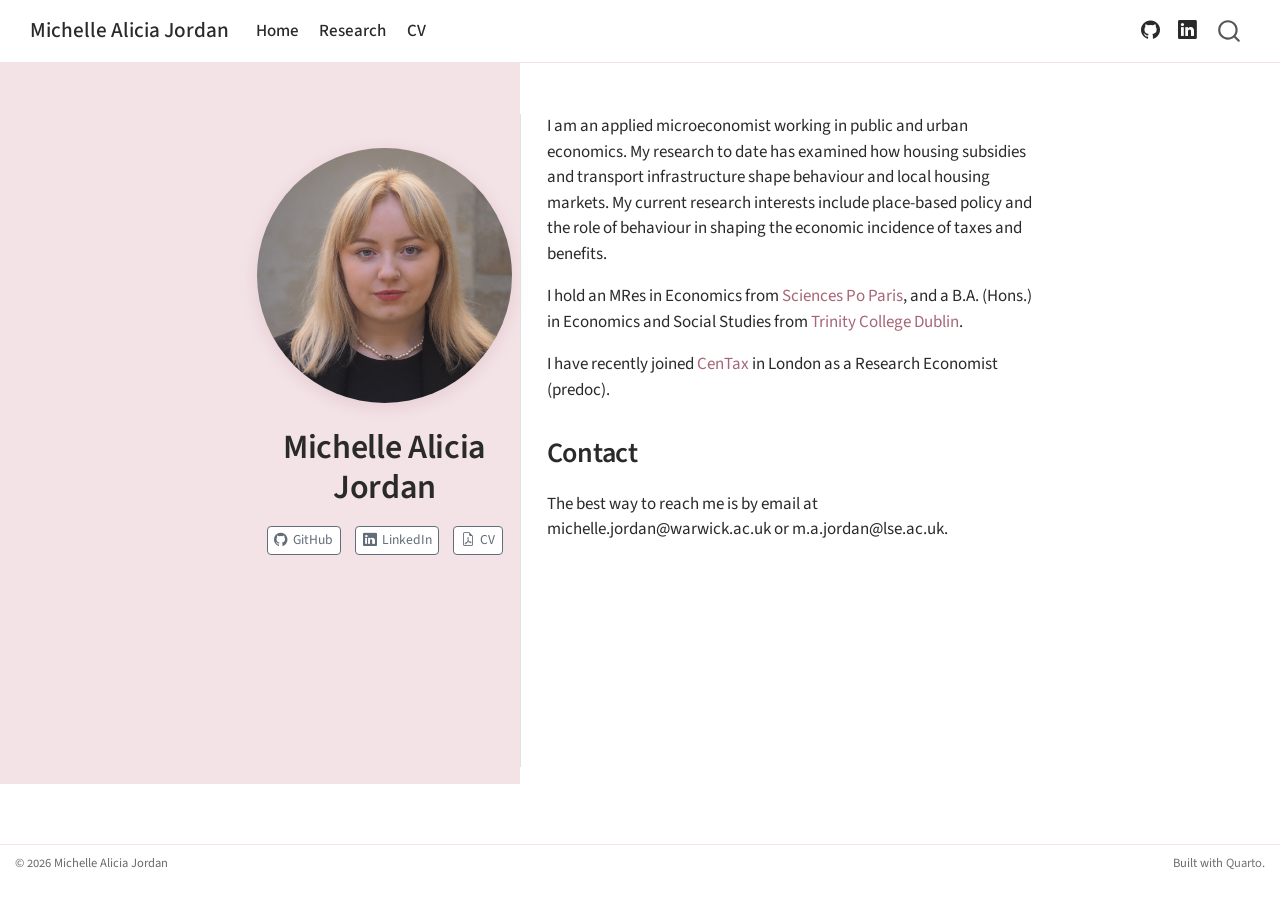
<file: docs/index.html>
<!DOCTYPE html>
<html xmlns="http://www.w3.org/1999/xhtml" lang="en" xml:lang="en"><head>

<meta charset="utf-8">
<meta name="generator" content="quarto-1.9.37">

<meta name="viewport" content="width=device-width, initial-scale=1.0, user-scalable=yes">

<meta name="description" content="Personal website of Michelle Alicia Jordan, applied microeconomist.">

<title>Michelle Alicia Jordan</title>
<style>
/* Default styles provided by pandoc.
** See https://pandoc.org/MANUAL.html#variables-for-html for config info.
*/
code{white-space: pre-wrap;}
span.smallcaps{font-variant: small-caps;}
div.columns{display: flex; gap: min(4vw, 1.5em);}
div.column{flex: auto; overflow-x: auto;}
div.hanging-indent{margin-left: 1.5em; text-indent: -1.5em;}
ul.task-list{list-style: none;}
ul.task-list li input[type="checkbox"] {
  width: 0.8em;
  margin: 0 0.8em 0.2em -1em; /* quarto-specific, see https://github.com/quarto-dev/quarto-cli/issues/4556 */ 
  vertical-align: middle;
}
</style>


<script src="site_libs/quarto-nav/quarto-nav.js"></script>
<script src="site_libs/quarto-nav/headroom.min.js"></script>
<script src="site_libs/clipboard/clipboard.min.js"></script>
<script src="site_libs/quarto-search/autocomplete.umd.js"></script>
<script src="site_libs/quarto-search/fuse.min.js"></script>
<script src="site_libs/quarto-search/quarto-search.js"></script>
<meta name="quarto:offset" content="./">
<link href="./favicon.svg" rel="icon" type="image/svg+xml">
<script src="site_libs/quarto-html/quarto.js" type="module"></script>
<script src="site_libs/quarto-html/tabsets/tabsets.js" type="module"></script>
<script src="site_libs/quarto-html/popper.min.js"></script>
<script src="site_libs/quarto-html/tippy.umd.min.js"></script>
<link href="site_libs/quarto-html/tippy.css" rel="stylesheet">
<link href="site_libs/quarto-html/quarto-syntax-highlighting-7f8f88aac4f3542376d5c11b86a4c14d.css" rel="stylesheet" id="quarto-text-highlighting-styles">
<script src="site_libs/bootstrap/bootstrap.min.js"></script>
<link href="site_libs/bootstrap/bootstrap-icons.css" rel="stylesheet">
<link href="site_libs/bootstrap/bootstrap-158031087360bce0ff56dc785ce39e06.min.css" rel="stylesheet" append-hash="true" id="quarto-bootstrap" data-mode="light">
<script id="quarto-search-options" type="application/json">{
  "location": "navbar",
  "copy-button": false,
  "collapse-after": 3,
  "panel-placement": "end",
  "type": "overlay",
  "limit": 50,
  "keyboard-shortcut": [
    "f",
    "/",
    "s"
  ],
  "show-item-context": false,
  "language": {
    "search-no-results-text": "No results",
    "search-matching-documents-text": "matching documents",
    "search-copy-link-title": "Copy link to search",
    "search-hide-matches-text": "Hide additional matches",
    "search-more-match-text": "more match in this document",
    "search-more-matches-text": "more matches in this document",
    "search-clear-button-title": "Clear",
    "search-text-placeholder": "",
    "search-detached-cancel-button-title": "Cancel",
    "search-submit-button-title": "Submit",
    "search-label": "Search"
  }
}</script>
<link rel="icon" type="image/svg+xml" href="./favicon.svg">
<link rel="icon" type="image/png" sizes="72x72" href="./favicon.png">
<link rel="shortcut icon" href="./favicon.png">
<link rel="apple-touch-icon" href="./favicon.png">


<link rel="stylesheet" href="styles.css">
</head>

<body class="nav-fixed fullcontent quarto-light">

<div id="quarto-search-results"></div>
  <header id="quarto-header" class="headroom fixed-top">
    <nav class="navbar navbar-expand-lg " data-bs-theme="dark">
      <div class="navbar-container container-fluid">
      <div class="navbar-brand-container mx-auto">
    <a class="navbar-brand" href="./index.html">
    <span class="navbar-title">Michelle Alicia Jordan</span>
    </a>
  </div>
            <div id="quarto-search" class="" title="Search"></div>
          <button class="navbar-toggler" type="button" data-bs-toggle="collapse" data-bs-target="#navbarCollapse" aria-controls="navbarCollapse" role="menu" aria-expanded="false" aria-label="Toggle navigation" onclick="if (window.quartoToggleHeadroom) { window.quartoToggleHeadroom(); }">
  <span class="navbar-toggler-icon"></span>
</button>
          <div class="collapse navbar-collapse" id="navbarCollapse">
            <ul class="navbar-nav navbar-nav-scroll me-auto">
  <li class="nav-item">
    <a class="nav-link active" href="./index.html" aria-current="page"> 
<span class="menu-text">Home</span></a>
  </li>  
  <li class="nav-item">
    <a class="nav-link" href="./research.html"> 
<span class="menu-text">Research</span></a>
  </li>  
  <li class="nav-item">
    <a class="nav-link" href="./cv.html"> 
<span class="menu-text">CV</span></a>
  </li>  
</ul>
            <ul class="navbar-nav navbar-nav-scroll ms-auto">
  <li class="nav-item compact">
    <a class="nav-link" href="https://github.com/michellejord"> <i class="bi bi-github" role="img" aria-label="GitHub">
</i> 
<span class="menu-text"></span></a>
  </li>  
  <li class="nav-item compact">
    <a class="nav-link" href="https://www.linkedin.com/in/michellealiciajordan"> <i class="bi bi-linkedin" role="img" aria-label="LinkedIn">
</i> 
<span class="menu-text"></span></a>
  </li>  
</ul>
          </div> <!-- /navcollapse -->
            <div class="quarto-navbar-tools">
</div>
      </div> <!-- /container-fluid -->
    </nav>
</header>
<!-- content -->
<div id="quarto-content" class="quarto-container page-columns page-rows-contents page-layout-article page-navbar">
<!-- sidebar -->
<!-- margin-sidebar -->
    
<!-- main -->
<div class="quarto-about-trestles">
  <div class="about-entity">
    <img src="profile.jpg" class="about-image
  round " style="height: 15em; width: 15em;">
<header id="title-block-header" class="quarto-title-block default">
<div class="quarto-title">
<h1 class="title">Michelle Alicia Jordan</h1>
</div>
<div class="quarto-title-meta">
  </div>
</header>
    <div class="about-links">
  <a href="https://github.com/michellejord" class="about-link" rel="" target="">
    <i class="bi bi-github"></i>
     <span class="about-link-text">GitHub</span>
  </a>
  <a href="https://www.linkedin.com/in/michellealiciajordan" class="about-link" rel="" target="">
    <i class="bi bi-linkedin"></i>
     <span class="about-link-text">LinkedIn</span>
  </a>
  <a href="/files/Jordan_CV.pdf" class="about-link" rel="" target="">
    <i class="bi bi-file-earmark-pdf"></i>
     <span class="about-link-text">CV</span>
  </a>
</div>
  </div>
  <div class="about-contents"><main class="content" id="quarto-document-content">
<p>I am an applied microeconomist working in public and urban economics. My research to date has examined how housing subsidies and transport infrastructure shape behaviour and local housing markets. My current research interests include place-based policy and the role of behaviour in shaping the economic incidence of taxes and benefits.</p>
<p>I hold an MRes in Economics from <a href="https://www.sciencespo.fr/ecole-recherche/en.html">Sciences Po Paris</a>, and a B.A. (Hons.) in Economics and Social Studies from <a href="https://www.tcd.ie/">Trinity College Dublin</a>.</p>
<p>I have recently joined <a href="https://centax.org.uk/">CenTax</a> in London as a Research Economist (predoc).</p>
<section id="contact" class="level2">
<h2 data-anchor-id="contact">Contact</h2>
<p>The best way to reach me is by email at michelle.jordan@warwick.ac.uk or m.a.jordan@lse.ac.uk.</p>


</section>
</main></div>
</div>
 <!-- /main -->
<script id="quarto-html-after-body" type="application/javascript">
  window.document.addEventListener("DOMContentLoaded", function (event) {
    const isCodeAnnotation = (el) => {
      for (const clz of el.classList) {
        if (clz.startsWith('code-annotation-')) {                     
          return true;
        }
      }
      return false;
    }
    const onCopySuccess = function(e) {
      // button target
      const button = e.trigger;
      // don't keep focus
      button.blur();
      // flash "checked"
      button.classList.add('code-copy-button-checked');
      var currentTitle = button.getAttribute("title");
      button.setAttribute("title", "Copied!");
      let tooltip;
      if (window.bootstrap) {
        button.setAttribute("data-bs-toggle", "tooltip");
        button.setAttribute("data-bs-placement", "left");
        button.setAttribute("data-bs-title", "Copied!");
        tooltip = new bootstrap.Tooltip(button, 
          { trigger: "manual", 
            customClass: "code-copy-button-tooltip",
            offset: [0, -8]});
        tooltip.show();    
      }
      setTimeout(function() {
        if (tooltip) {
          tooltip.hide();
          button.removeAttribute("data-bs-title");
          button.removeAttribute("data-bs-toggle");
          button.removeAttribute("data-bs-placement");
        }
        button.setAttribute("title", currentTitle);
        button.classList.remove('code-copy-button-checked');
      }, 1000);
      // clear code selection
      e.clearSelection();
    }
    const getTextToCopy = function(trigger) {
      const outerScaffold = trigger.parentElement.cloneNode(true);
      const codeEl = outerScaffold.querySelector('code');
      for (const childEl of codeEl.children) {
        if (isCodeAnnotation(childEl)) {
          childEl.remove();
        }
      }
      return codeEl.innerText;
    }
    const clipboard = new window.ClipboardJS('.code-copy-button:not([data-in-quarto-modal])', {
      text: getTextToCopy
    });
    clipboard.on('success', onCopySuccess);
    if (window.document.getElementById('quarto-embedded-source-code-modal')) {
      const clipboardModal = new window.ClipboardJS('.code-copy-button[data-in-quarto-modal]', {
        text: getTextToCopy,
        container: window.document.getElementById('quarto-embedded-source-code-modal')
      });
      clipboardModal.on('success', onCopySuccess);
    }
      var localhostRegex = new RegExp(/^(?:http|https):\/\/localhost\:?[0-9]*\//);
      var mailtoRegex = new RegExp(/^mailto:/);
        var filterRegex = new RegExp("https:\/\/michellejord\.github\.io");
      var isInternal = (href) => {
          return filterRegex.test(href) || localhostRegex.test(href) || mailtoRegex.test(href);
      }
      // Inspect non-navigation links and adorn them if external
     var links = window.document.querySelectorAll('a[href]:not(.nav-link):not(.navbar-brand):not(.toc-action):not(.sidebar-link):not(.sidebar-item-toggle):not(.pagination-link):not(.no-external):not([aria-hidden]):not(.dropdown-item):not(.quarto-navigation-tool):not(.about-link)');
      for (var i=0; i<links.length; i++) {
        const link = links[i];
        if (!isInternal(link.href)) {
          // undo the damage that might have been done by quarto-nav.js in the case of
          // links that we want to consider external
          if (link.dataset.originalHref !== undefined) {
            link.href = link.dataset.originalHref;
          }
            // target, if specified
            link.setAttribute("target", "_blank");
            if (link.getAttribute("rel") === null) {
              link.setAttribute("rel", "noopener");
            }
        }
      }
    function tippyHover(el, contentFn, onTriggerFn, onUntriggerFn) {
      const config = {
        allowHTML: true,
        maxWidth: 500,
        delay: 100,
        arrow: false,
        appendTo: function(el) {
            return el.parentElement;
        },
        interactive: true,
        interactiveBorder: 10,
        theme: 'quarto',
        placement: 'bottom-start',
      };
      if (contentFn) {
        config.content = contentFn;
      }
      if (onTriggerFn) {
        config.onTrigger = onTriggerFn;
      }
      if (onUntriggerFn) {
        config.onUntrigger = onUntriggerFn;
      }
      window.tippy(el, config); 
    }
    const noterefs = window.document.querySelectorAll('a[role="doc-noteref"]');
    for (var i=0; i<noterefs.length; i++) {
      const ref = noterefs[i];
      tippyHover(ref, function() {
        // use id or data attribute instead here
        let href = ref.getAttribute('data-footnote-href') || ref.getAttribute('href');
        try { href = new URL(href).hash; } catch {}
        const id = href.replace(/^#\/?/, "");
        const note = window.document.getElementById(id);
        if (note) {
          return note.innerHTML;
        } else {
          return "";
        }
      });
    }
    const xrefs = window.document.querySelectorAll('a.quarto-xref');
    const processXRef = (id, note) => {
      // Strip column container classes
      const stripColumnClz = (el) => {
        el.classList.remove("page-full", "page-columns");
        if (el.children) {
          for (const child of el.children) {
            stripColumnClz(child);
          }
        }
      }
      stripColumnClz(note)
      if (id === null || id.startsWith('sec-')) {
        // Special case sections, only their first couple elements
        const container = document.createElement("div");
        if (note.children && note.children.length > 2) {
          container.appendChild(note.children[0].cloneNode(true));
          for (let i = 1; i < note.children.length; i++) {
            const child = note.children[i];
            if (child.tagName === "P" && child.innerText === "") {
              continue;
            } else {
              container.appendChild(child.cloneNode(true));
              break;
            }
          }
          if (window.Quarto?.typesetMath) {
            window.Quarto.typesetMath(container);
          }
          return container.innerHTML
        } else {
          if (window.Quarto?.typesetMath) {
            window.Quarto.typesetMath(note);
          }
          return note.innerHTML;
        }
      } else {
        // Remove any anchor links if they are present
        const anchorLink = note.querySelector('a.anchorjs-link');
        if (anchorLink) {
          anchorLink.remove();
        }
        if (window.Quarto?.typesetMath) {
          window.Quarto.typesetMath(note);
        }
        if (note.classList.contains("callout")) {
          return note.outerHTML;
        } else {
          return note.innerHTML;
        }
      }
    }
    for (var i=0; i<xrefs.length; i++) {
      const xref = xrefs[i];
      tippyHover(xref, undefined, function(instance) {
        instance.disable();
        let url = xref.getAttribute('href');
        let hash = undefined; 
        if (url.startsWith('#')) {
          hash = url;
        } else {
          try { hash = new URL(url).hash; } catch {}
        }
        if (hash) {
          const id = hash.replace(/^#\/?/, "");
          const note = window.document.getElementById(id);
          if (note !== null) {
            try {
              const html = processXRef(id, note.cloneNode(true));
              instance.setContent(html);
            } finally {
              instance.enable();
              instance.show();
            }
          } else {
            // See if we can fetch this
            fetch(url.split('#')[0])
            .then(res => res.text())
            .then(html => {
              const parser = new DOMParser();
              const htmlDoc = parser.parseFromString(html, "text/html");
              const note = htmlDoc.getElementById(id);
              if (note !== null) {
                const html = processXRef(id, note);
                instance.setContent(html);
              } 
            }).finally(() => {
              instance.enable();
              instance.show();
            });
          }
        } else {
          // See if we can fetch a full url (with no hash to target)
          // This is a special case and we should probably do some content thinning / targeting
          fetch(url)
          .then(res => res.text())
          .then(html => {
            const parser = new DOMParser();
            const htmlDoc = parser.parseFromString(html, "text/html");
            const note = htmlDoc.querySelector('main.content');
            if (note !== null) {
              // This should only happen for chapter cross references
              // (since there is no id in the URL)
              // remove the first header
              if (note.children.length > 0 && note.children[0].tagName === "HEADER") {
                note.children[0].remove();
              }
              const html = processXRef(null, note);
              instance.setContent(html);
            } 
          }).finally(() => {
            instance.enable();
            instance.show();
          });
        }
      }, function(instance) {
      });
    }
        let selectedAnnoteEl;
        const selectorForAnnotation = ( cell, annotation) => {
          let cellAttr = 'data-code-cell="' + cell + '"';
          let lineAttr = 'data-code-annotation="' +  annotation + '"';
          const selector = 'span[' + cellAttr + '][' + lineAttr + ']';
          return selector;
        }
        const selectCodeLines = (annoteEl) => {
          const doc = window.document;
          const targetCell = annoteEl.getAttribute("data-target-cell");
          const targetAnnotation = annoteEl.getAttribute("data-target-annotation");
          const annoteSpan = window.document.querySelector(selectorForAnnotation(targetCell, targetAnnotation));
          const lines = annoteSpan.getAttribute("data-code-lines").split(",");
          const lineIds = lines.map((line) => {
            return targetCell + "-" + line;
          })
          let top = null;
          let height = null;
          let parent = null;
          if (lineIds.length > 0) {
              //compute the position of the single el (top and bottom and make a div)
              const el = window.document.getElementById(lineIds[0]);
              top = el.offsetTop;
              height = el.offsetHeight;
              parent = el.parentElement.parentElement;
            if (lineIds.length > 1) {
              const lastEl = window.document.getElementById(lineIds[lineIds.length - 1]);
              const bottom = lastEl.offsetTop + lastEl.offsetHeight;
              height = bottom - top;
            }
            if (top !== null && height !== null && parent !== null) {
              // cook up a div (if necessary) and position it 
              let div = window.document.getElementById("code-annotation-line-highlight");
              if (div === null) {
                div = window.document.createElement("div");
                div.setAttribute("id", "code-annotation-line-highlight");
                div.style.position = 'absolute';
                parent.appendChild(div);
              }
              div.style.top = top - 2 + "px";
              div.style.height = height + 4 + "px";
              div.style.left = 0;
              let gutterDiv = window.document.getElementById("code-annotation-line-highlight-gutter");
              if (gutterDiv === null) {
                gutterDiv = window.document.createElement("div");
                gutterDiv.setAttribute("id", "code-annotation-line-highlight-gutter");
                gutterDiv.style.position = 'absolute';
                const codeCell = window.document.getElementById(targetCell);
                const gutter = codeCell.querySelector('.code-annotation-gutter');
                gutter.appendChild(gutterDiv);
              }
              gutterDiv.style.top = top - 2 + "px";
              gutterDiv.style.height = height + 4 + "px";
            }
            selectedAnnoteEl = annoteEl;
          }
        };
        const unselectCodeLines = () => {
          const elementsIds = ["code-annotation-line-highlight", "code-annotation-line-highlight-gutter"];
          elementsIds.forEach((elId) => {
            const div = window.document.getElementById(elId);
            if (div) {
              div.remove();
            }
          });
          selectedAnnoteEl = undefined;
        };
          // Handle positioning of the toggle
      window.addEventListener(
        "resize",
        throttle(() => {
          elRect = undefined;
          if (selectedAnnoteEl) {
            selectCodeLines(selectedAnnoteEl);
          }
        }, 10)
      );
      function throttle(fn, ms) {
      let throttle = false;
      let timer;
        return (...args) => {
          if(!throttle) { // first call gets through
              fn.apply(this, args);
              throttle = true;
          } else { // all the others get throttled
              if(timer) clearTimeout(timer); // cancel #2
              timer = setTimeout(() => {
                fn.apply(this, args);
                timer = throttle = false;
              }, ms);
          }
        };
      }
        // Attach click handler to the DT
        const annoteDls = window.document.querySelectorAll('dt[data-target-cell]');
        for (const annoteDlNode of annoteDls) {
          annoteDlNode.addEventListener('click', (event) => {
            const clickedEl = event.target;
            if (clickedEl !== selectedAnnoteEl) {
              unselectCodeLines();
              const activeEl = window.document.querySelector('dt[data-target-cell].code-annotation-active');
              if (activeEl) {
                activeEl.classList.remove('code-annotation-active');
              }
              selectCodeLines(clickedEl);
              clickedEl.classList.add('code-annotation-active');
            } else {
              // Unselect the line
              unselectCodeLines();
              clickedEl.classList.remove('code-annotation-active');
            }
          });
        }
    const findCites = (el) => {
      const parentEl = el.parentElement;
      if (parentEl) {
        const cites = parentEl.dataset.cites;
        if (cites) {
          return {
            el,
            cites: cites.split(' ')
          };
        } else {
          return findCites(el.parentElement)
        }
      } else {
        return undefined;
      }
    };
    var bibliorefs = window.document.querySelectorAll('a[role="doc-biblioref"]');
    for (var i=0; i<bibliorefs.length; i++) {
      const ref = bibliorefs[i];
      const citeInfo = findCites(ref);
      if (citeInfo) {
        tippyHover(citeInfo.el, function() {
          var popup = window.document.createElement('div');
          citeInfo.cites.forEach(function(cite) {
            var citeDiv = window.document.createElement('div');
            citeDiv.classList.add('hanging-indent');
            citeDiv.classList.add('csl-entry');
            var biblioDiv = window.document.getElementById('ref-' + cite);
            if (biblioDiv) {
              citeDiv.innerHTML = biblioDiv.innerHTML;
            }
            popup.appendChild(citeDiv);
          });
          return popup.innerHTML;
        });
      }
    }
  });
  </script>
</div> <!-- /content -->
<footer class="footer">
  <div class="nav-footer">
    <div class="nav-footer-left">
<p>© 2026 Michelle Alicia Jordan</p>
</div>   
    <div class="nav-footer-center">
      &nbsp;
    </div>
    <div class="nav-footer-right">
<p>Built with <a href="https://quarto.org">Quarto</a>.</p>
</div>
  </div>
</footer>




</body></html>
</file>
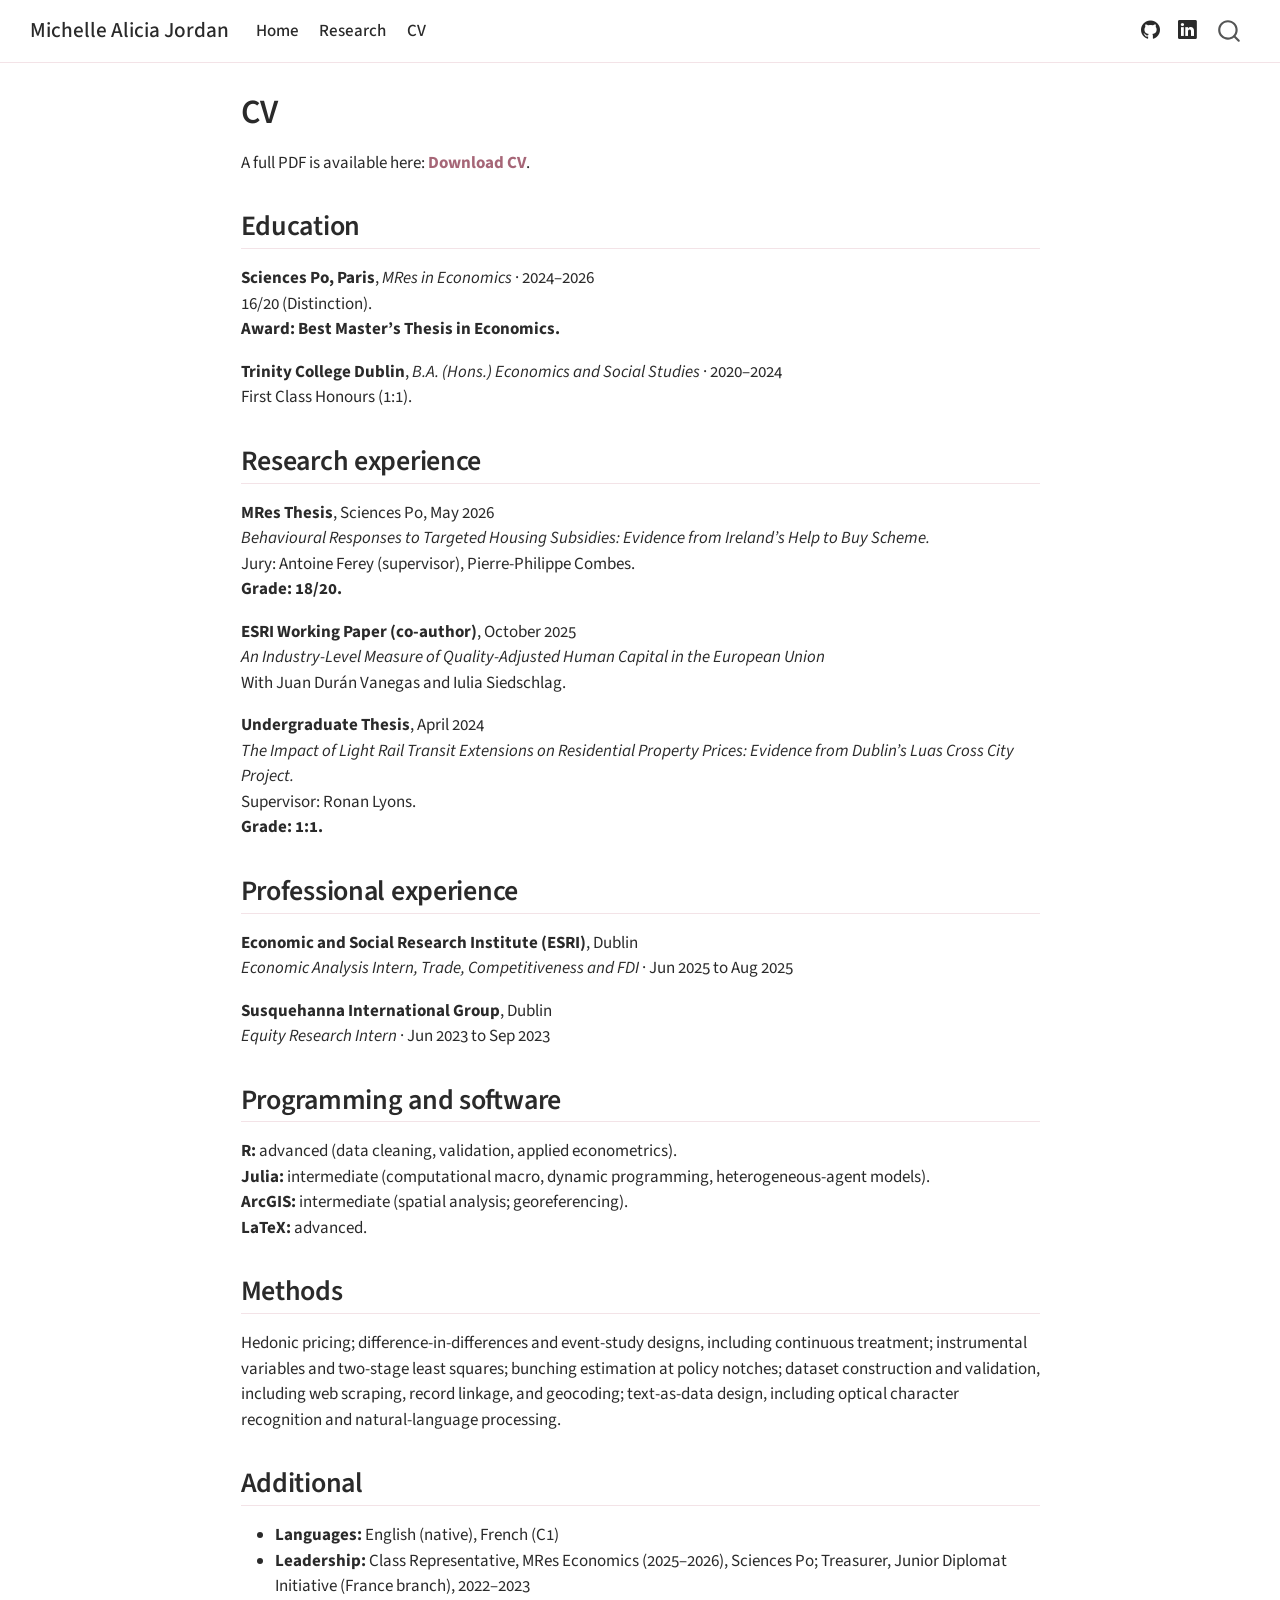
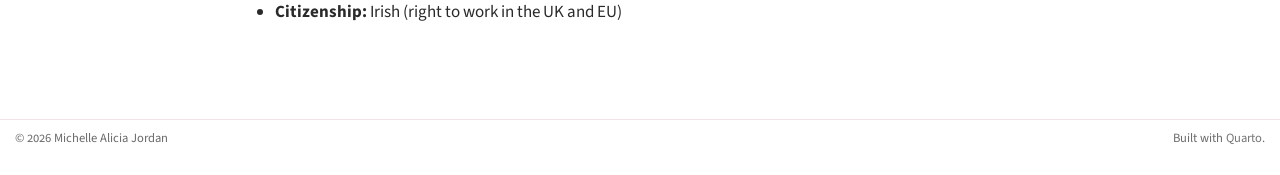
<file: docs/cv.html>
<!DOCTYPE html>
<html xmlns="http://www.w3.org/1999/xhtml" lang="en" xml:lang="en"><head>

<meta charset="utf-8">
<meta name="generator" content="quarto-1.9.37">

<meta name="viewport" content="width=device-width, initial-scale=1.0, user-scalable=yes">


<title>CV – Michelle Alicia Jordan</title>
<style>
/* Default styles provided by pandoc.
** See https://pandoc.org/MANUAL.html#variables-for-html for config info.
*/
code{white-space: pre-wrap;}
span.smallcaps{font-variant: small-caps;}
div.columns{display: flex; gap: min(4vw, 1.5em);}
div.column{flex: auto; overflow-x: auto;}
div.hanging-indent{margin-left: 1.5em; text-indent: -1.5em;}
ul.task-list{list-style: none;}
ul.task-list li input[type="checkbox"] {
  width: 0.8em;
  margin: 0 0.8em 0.2em -1em; /* quarto-specific, see https://github.com/quarto-dev/quarto-cli/issues/4556 */ 
  vertical-align: middle;
}
</style>


<script src="site_libs/quarto-nav/quarto-nav.js"></script>
<script src="site_libs/quarto-nav/headroom.min.js"></script>
<script src="site_libs/clipboard/clipboard.min.js"></script>
<script src="site_libs/quarto-search/autocomplete.umd.js"></script>
<script src="site_libs/quarto-search/fuse.min.js"></script>
<script src="site_libs/quarto-search/quarto-search.js"></script>
<meta name="quarto:offset" content="./">
<link href="./favicon.svg" rel="icon" type="image/svg+xml">
<script src="site_libs/quarto-html/quarto.js" type="module"></script>
<script src="site_libs/quarto-html/tabsets/tabsets.js" type="module"></script>
<script src="site_libs/quarto-html/popper.min.js"></script>
<script src="site_libs/quarto-html/tippy.umd.min.js"></script>
<link href="site_libs/quarto-html/tippy.css" rel="stylesheet">
<link href="site_libs/quarto-html/quarto-syntax-highlighting-7f8f88aac4f3542376d5c11b86a4c14d.css" rel="stylesheet" id="quarto-text-highlighting-styles">
<script src="site_libs/bootstrap/bootstrap.min.js"></script>
<link href="site_libs/bootstrap/bootstrap-icons.css" rel="stylesheet">
<link href="site_libs/bootstrap/bootstrap-158031087360bce0ff56dc785ce39e06.min.css" rel="stylesheet" append-hash="true" id="quarto-bootstrap" data-mode="light">
<script id="quarto-search-options" type="application/json">{
  "location": "navbar",
  "copy-button": false,
  "collapse-after": 3,
  "panel-placement": "end",
  "type": "overlay",
  "limit": 50,
  "keyboard-shortcut": [
    "f",
    "/",
    "s"
  ],
  "show-item-context": false,
  "language": {
    "search-no-results-text": "No results",
    "search-matching-documents-text": "matching documents",
    "search-copy-link-title": "Copy link to search",
    "search-hide-matches-text": "Hide additional matches",
    "search-more-match-text": "more match in this document",
    "search-more-matches-text": "more matches in this document",
    "search-clear-button-title": "Clear",
    "search-text-placeholder": "",
    "search-detached-cancel-button-title": "Cancel",
    "search-submit-button-title": "Submit",
    "search-label": "Search"
  }
}</script>
<link rel="icon" type="image/svg+xml" href="./favicon.svg">
<link rel="icon" type="image/png" sizes="72x72" href="./favicon.png">
<link rel="shortcut icon" href="./favicon.png">
<link rel="apple-touch-icon" href="./favicon.png">


<link rel="stylesheet" href="styles.css">
</head>

<body class="nav-fixed fullcontent quarto-light">

<div id="quarto-search-results"></div>
  <header id="quarto-header" class="headroom fixed-top">
    <nav class="navbar navbar-expand-lg " data-bs-theme="dark">
      <div class="navbar-container container-fluid">
      <div class="navbar-brand-container mx-auto">
    <a class="navbar-brand" href="./index.html">
    <span class="navbar-title">Michelle Alicia Jordan</span>
    </a>
  </div>
            <div id="quarto-search" class="" title="Search"></div>
          <button class="navbar-toggler" type="button" data-bs-toggle="collapse" data-bs-target="#navbarCollapse" aria-controls="navbarCollapse" role="menu" aria-expanded="false" aria-label="Toggle navigation" onclick="if (window.quartoToggleHeadroom) { window.quartoToggleHeadroom(); }">
  <span class="navbar-toggler-icon"></span>
</button>
          <div class="collapse navbar-collapse" id="navbarCollapse">
            <ul class="navbar-nav navbar-nav-scroll me-auto">
  <li class="nav-item">
    <a class="nav-link" href="./index.html"> 
<span class="menu-text">Home</span></a>
  </li>  
  <li class="nav-item">
    <a class="nav-link" href="./research.html"> 
<span class="menu-text">Research</span></a>
  </li>  
  <li class="nav-item">
    <a class="nav-link active" href="./cv.html" aria-current="page"> 
<span class="menu-text">CV</span></a>
  </li>  
</ul>
            <ul class="navbar-nav navbar-nav-scroll ms-auto">
  <li class="nav-item compact">
    <a class="nav-link" href="https://github.com/michellejord"> <i class="bi bi-github" role="img" aria-label="GitHub">
</i> 
<span class="menu-text"></span></a>
  </li>  
  <li class="nav-item compact">
    <a class="nav-link" href="https://www.linkedin.com/in/michellealiciajordan"> <i class="bi bi-linkedin" role="img" aria-label="LinkedIn">
</i> 
<span class="menu-text"></span></a>
  </li>  
</ul>
          </div> <!-- /navcollapse -->
            <div class="quarto-navbar-tools">
</div>
      </div> <!-- /container-fluid -->
    </nav>
</header>
<!-- content -->
<div id="quarto-content" class="quarto-container page-columns page-rows-contents page-layout-article page-navbar">
<!-- sidebar -->
<!-- margin-sidebar -->
    
<!-- main -->
<main class="content" id="quarto-document-content">

<header id="title-block-header" class="quarto-title-block default">
<div class="quarto-title">
<h1 class="title">CV</h1>
</div>



<div class="quarto-title-meta">

    
  
    
  </div>
  


</header>


<p>A full PDF is available here: <a href="files/Jordan_CV.pdf"><strong>Download CV</strong></a>.</p>
<section id="education" class="level2">
<h2 data-anchor-id="education">Education</h2>
<p><strong>Sciences Po, Paris</strong>, <em>MRes in Economics</em> · 2024–2026<br>
16/20 (Distinction).<br>
<strong>Award: Best Master’s Thesis in Economics.</strong></p>
<p><strong>Trinity College Dublin</strong>, <em>B.A. (Hons.) Economics and Social Studies</em> · 2020–2024<br>
First Class Honours (1:1).</p>
</section>
<section id="research-experience" class="level2">
<h2 data-anchor-id="research-experience">Research experience</h2>
<p><strong>MRes Thesis</strong>, Sciences Po, May 2026<br>
<em>Behavioural Responses to Targeted Housing Subsidies: Evidence from Ireland’s Help to Buy Scheme.</em><br>
Jury: Antoine Ferey (supervisor), Pierre-Philippe Combes.<br>
<strong>Grade: 18/20.</strong></p>
<p><strong>ESRI Working Paper (co-author)</strong>, October 2025<br>
<em>An Industry-Level Measure of Quality-Adjusted Human Capital in the European Union</em><br>
With Juan Durán Vanegas and Iulia Siedschlag.</p>
<p><strong>Undergraduate Thesis</strong>, April 2024<br>
<em>The Impact of Light Rail Transit Extensions on Residential Property Prices: Evidence from Dublin’s Luas Cross City Project.</em><br>
Supervisor: Ronan Lyons.<br>
<strong>Grade: 1:1.</strong></p>
</section>
<section id="professional-experience" class="level2">
<h2 data-anchor-id="professional-experience">Professional experience</h2>
<p><strong>Economic and Social Research Institute (ESRI)</strong>, Dublin<br>
<em>Economic Analysis Intern, Trade, Competitiveness and FDI</em> · Jun 2025 to Aug 2025</p>
<p><strong>Susquehanna International Group</strong>, Dublin<br>
<em>Equity Research Intern</em> · Jun 2023 to Sep 2023</p>
</section>
<section id="programming-and-software" class="level2">
<h2 data-anchor-id="programming-and-software">Programming and software</h2>
<p><strong>R:</strong> advanced (data cleaning, validation, applied econometrics).<br>
<strong>Julia:</strong> intermediate (computational macro, dynamic programming, heterogeneous-agent models).<br>
<strong>ArcGIS:</strong> intermediate (spatial analysis; georeferencing).<br>
<strong>LaTeX:</strong> advanced.</p>
</section>
<section id="methods" class="level2">
<h2 data-anchor-id="methods">Methods</h2>
<p>Hedonic pricing; difference-in-differences and event-study designs, including continuous treatment; instrumental variables and two-stage least squares; bunching estimation at policy notches; dataset construction and validation, including web scraping, record linkage, and geocoding; text-as-data design, including optical character recognition and natural-language processing.</p>
</section>
<section id="additional" class="level2">
<h2 data-anchor-id="additional">Additional</h2>
<ul>
<li><strong>Languages:</strong> English (native), French (C1)</li>
<li><strong>Leadership:</strong> Class Representative, MRes Economics (2025–2026), Sciences Po; Treasurer, Junior Diplomat Initiative (France branch), 2022–2023</li>
<li><strong>Citizenship:</strong> Irish (right to work in the UK and EU)</li>
</ul>


</section>

</main> <!-- /main -->
<script id="quarto-html-after-body" type="application/javascript">
  window.document.addEventListener("DOMContentLoaded", function (event) {
    const isCodeAnnotation = (el) => {
      for (const clz of el.classList) {
        if (clz.startsWith('code-annotation-')) {                     
          return true;
        }
      }
      return false;
    }
    const onCopySuccess = function(e) {
      // button target
      const button = e.trigger;
      // don't keep focus
      button.blur();
      // flash "checked"
      button.classList.add('code-copy-button-checked');
      var currentTitle = button.getAttribute("title");
      button.setAttribute("title", "Copied!");
      let tooltip;
      if (window.bootstrap) {
        button.setAttribute("data-bs-toggle", "tooltip");
        button.setAttribute("data-bs-placement", "left");
        button.setAttribute("data-bs-title", "Copied!");
        tooltip = new bootstrap.Tooltip(button, 
          { trigger: "manual", 
            customClass: "code-copy-button-tooltip",
            offset: [0, -8]});
        tooltip.show();    
      }
      setTimeout(function() {
        if (tooltip) {
          tooltip.hide();
          button.removeAttribute("data-bs-title");
          button.removeAttribute("data-bs-toggle");
          button.removeAttribute("data-bs-placement");
        }
        button.setAttribute("title", currentTitle);
        button.classList.remove('code-copy-button-checked');
      }, 1000);
      // clear code selection
      e.clearSelection();
    }
    const getTextToCopy = function(trigger) {
      const outerScaffold = trigger.parentElement.cloneNode(true);
      const codeEl = outerScaffold.querySelector('code');
      for (const childEl of codeEl.children) {
        if (isCodeAnnotation(childEl)) {
          childEl.remove();
        }
      }
      return codeEl.innerText;
    }
    const clipboard = new window.ClipboardJS('.code-copy-button:not([data-in-quarto-modal])', {
      text: getTextToCopy
    });
    clipboard.on('success', onCopySuccess);
    if (window.document.getElementById('quarto-embedded-source-code-modal')) {
      const clipboardModal = new window.ClipboardJS('.code-copy-button[data-in-quarto-modal]', {
        text: getTextToCopy,
        container: window.document.getElementById('quarto-embedded-source-code-modal')
      });
      clipboardModal.on('success', onCopySuccess);
    }
      var localhostRegex = new RegExp(/^(?:http|https):\/\/localhost\:?[0-9]*\//);
      var mailtoRegex = new RegExp(/^mailto:/);
        var filterRegex = new RegExp("https:\/\/michellejord\.github\.io");
      var isInternal = (href) => {
          return filterRegex.test(href) || localhostRegex.test(href) || mailtoRegex.test(href);
      }
      // Inspect non-navigation links and adorn them if external
     var links = window.document.querySelectorAll('a[href]:not(.nav-link):not(.navbar-brand):not(.toc-action):not(.sidebar-link):not(.sidebar-item-toggle):not(.pagination-link):not(.no-external):not([aria-hidden]):not(.dropdown-item):not(.quarto-navigation-tool):not(.about-link)');
      for (var i=0; i<links.length; i++) {
        const link = links[i];
        if (!isInternal(link.href)) {
          // undo the damage that might have been done by quarto-nav.js in the case of
          // links that we want to consider external
          if (link.dataset.originalHref !== undefined) {
            link.href = link.dataset.originalHref;
          }
            // target, if specified
            link.setAttribute("target", "_blank");
            if (link.getAttribute("rel") === null) {
              link.setAttribute("rel", "noopener");
            }
        }
      }
    function tippyHover(el, contentFn, onTriggerFn, onUntriggerFn) {
      const config = {
        allowHTML: true,
        maxWidth: 500,
        delay: 100,
        arrow: false,
        appendTo: function(el) {
            return el.parentElement;
        },
        interactive: true,
        interactiveBorder: 10,
        theme: 'quarto',
        placement: 'bottom-start',
      };
      if (contentFn) {
        config.content = contentFn;
      }
      if (onTriggerFn) {
        config.onTrigger = onTriggerFn;
      }
      if (onUntriggerFn) {
        config.onUntrigger = onUntriggerFn;
      }
      window.tippy(el, config); 
    }
    const noterefs = window.document.querySelectorAll('a[role="doc-noteref"]');
    for (var i=0; i<noterefs.length; i++) {
      const ref = noterefs[i];
      tippyHover(ref, function() {
        // use id or data attribute instead here
        let href = ref.getAttribute('data-footnote-href') || ref.getAttribute('href');
        try { href = new URL(href).hash; } catch {}
        const id = href.replace(/^#\/?/, "");
        const note = window.document.getElementById(id);
        if (note) {
          return note.innerHTML;
        } else {
          return "";
        }
      });
    }
    const xrefs = window.document.querySelectorAll('a.quarto-xref');
    const processXRef = (id, note) => {
      // Strip column container classes
      const stripColumnClz = (el) => {
        el.classList.remove("page-full", "page-columns");
        if (el.children) {
          for (const child of el.children) {
            stripColumnClz(child);
          }
        }
      }
      stripColumnClz(note)
      if (id === null || id.startsWith('sec-')) {
        // Special case sections, only their first couple elements
        const container = document.createElement("div");
        if (note.children && note.children.length > 2) {
          container.appendChild(note.children[0].cloneNode(true));
          for (let i = 1; i < note.children.length; i++) {
            const child = note.children[i];
            if (child.tagName === "P" && child.innerText === "") {
              continue;
            } else {
              container.appendChild(child.cloneNode(true));
              break;
            }
          }
          if (window.Quarto?.typesetMath) {
            window.Quarto.typesetMath(container);
          }
          return container.innerHTML
        } else {
          if (window.Quarto?.typesetMath) {
            window.Quarto.typesetMath(note);
          }
          return note.innerHTML;
        }
      } else {
        // Remove any anchor links if they are present
        const anchorLink = note.querySelector('a.anchorjs-link');
        if (anchorLink) {
          anchorLink.remove();
        }
        if (window.Quarto?.typesetMath) {
          window.Quarto.typesetMath(note);
        }
        if (note.classList.contains("callout")) {
          return note.outerHTML;
        } else {
          return note.innerHTML;
        }
      }
    }
    for (var i=0; i<xrefs.length; i++) {
      const xref = xrefs[i];
      tippyHover(xref, undefined, function(instance) {
        instance.disable();
        let url = xref.getAttribute('href');
        let hash = undefined; 
        if (url.startsWith('#')) {
          hash = url;
        } else {
          try { hash = new URL(url).hash; } catch {}
        }
        if (hash) {
          const id = hash.replace(/^#\/?/, "");
          const note = window.document.getElementById(id);
          if (note !== null) {
            try {
              const html = processXRef(id, note.cloneNode(true));
              instance.setContent(html);
            } finally {
              instance.enable();
              instance.show();
            }
          } else {
            // See if we can fetch this
            fetch(url.split('#')[0])
            .then(res => res.text())
            .then(html => {
              const parser = new DOMParser();
              const htmlDoc = parser.parseFromString(html, "text/html");
              const note = htmlDoc.getElementById(id);
              if (note !== null) {
                const html = processXRef(id, note);
                instance.setContent(html);
              } 
            }).finally(() => {
              instance.enable();
              instance.show();
            });
          }
        } else {
          // See if we can fetch a full url (with no hash to target)
          // This is a special case and we should probably do some content thinning / targeting
          fetch(url)
          .then(res => res.text())
          .then(html => {
            const parser = new DOMParser();
            const htmlDoc = parser.parseFromString(html, "text/html");
            const note = htmlDoc.querySelector('main.content');
            if (note !== null) {
              // This should only happen for chapter cross references
              // (since there is no id in the URL)
              // remove the first header
              if (note.children.length > 0 && note.children[0].tagName === "HEADER") {
                note.children[0].remove();
              }
              const html = processXRef(null, note);
              instance.setContent(html);
            } 
          }).finally(() => {
            instance.enable();
            instance.show();
          });
        }
      }, function(instance) {
      });
    }
        let selectedAnnoteEl;
        const selectorForAnnotation = ( cell, annotation) => {
          let cellAttr = 'data-code-cell="' + cell + '"';
          let lineAttr = 'data-code-annotation="' +  annotation + '"';
          const selector = 'span[' + cellAttr + '][' + lineAttr + ']';
          return selector;
        }
        const selectCodeLines = (annoteEl) => {
          const doc = window.document;
          const targetCell = annoteEl.getAttribute("data-target-cell");
          const targetAnnotation = annoteEl.getAttribute("data-target-annotation");
          const annoteSpan = window.document.querySelector(selectorForAnnotation(targetCell, targetAnnotation));
          const lines = annoteSpan.getAttribute("data-code-lines").split(",");
          const lineIds = lines.map((line) => {
            return targetCell + "-" + line;
          })
          let top = null;
          let height = null;
          let parent = null;
          if (lineIds.length > 0) {
              //compute the position of the single el (top and bottom and make a div)
              const el = window.document.getElementById(lineIds[0]);
              top = el.offsetTop;
              height = el.offsetHeight;
              parent = el.parentElement.parentElement;
            if (lineIds.length > 1) {
              const lastEl = window.document.getElementById(lineIds[lineIds.length - 1]);
              const bottom = lastEl.offsetTop + lastEl.offsetHeight;
              height = bottom - top;
            }
            if (top !== null && height !== null && parent !== null) {
              // cook up a div (if necessary) and position it 
              let div = window.document.getElementById("code-annotation-line-highlight");
              if (div === null) {
                div = window.document.createElement("div");
                div.setAttribute("id", "code-annotation-line-highlight");
                div.style.position = 'absolute';
                parent.appendChild(div);
              }
              div.style.top = top - 2 + "px";
              div.style.height = height + 4 + "px";
              div.style.left = 0;
              let gutterDiv = window.document.getElementById("code-annotation-line-highlight-gutter");
              if (gutterDiv === null) {
                gutterDiv = window.document.createElement("div");
                gutterDiv.setAttribute("id", "code-annotation-line-highlight-gutter");
                gutterDiv.style.position = 'absolute';
                const codeCell = window.document.getElementById(targetCell);
                const gutter = codeCell.querySelector('.code-annotation-gutter');
                gutter.appendChild(gutterDiv);
              }
              gutterDiv.style.top = top - 2 + "px";
              gutterDiv.style.height = height + 4 + "px";
            }
            selectedAnnoteEl = annoteEl;
          }
        };
        const unselectCodeLines = () => {
          const elementsIds = ["code-annotation-line-highlight", "code-annotation-line-highlight-gutter"];
          elementsIds.forEach((elId) => {
            const div = window.document.getElementById(elId);
            if (div) {
              div.remove();
            }
          });
          selectedAnnoteEl = undefined;
        };
          // Handle positioning of the toggle
      window.addEventListener(
        "resize",
        throttle(() => {
          elRect = undefined;
          if (selectedAnnoteEl) {
            selectCodeLines(selectedAnnoteEl);
          }
        }, 10)
      );
      function throttle(fn, ms) {
      let throttle = false;
      let timer;
        return (...args) => {
          if(!throttle) { // first call gets through
              fn.apply(this, args);
              throttle = true;
          } else { // all the others get throttled
              if(timer) clearTimeout(timer); // cancel #2
              timer = setTimeout(() => {
                fn.apply(this, args);
                timer = throttle = false;
              }, ms);
          }
        };
      }
        // Attach click handler to the DT
        const annoteDls = window.document.querySelectorAll('dt[data-target-cell]');
        for (const annoteDlNode of annoteDls) {
          annoteDlNode.addEventListener('click', (event) => {
            const clickedEl = event.target;
            if (clickedEl !== selectedAnnoteEl) {
              unselectCodeLines();
              const activeEl = window.document.querySelector('dt[data-target-cell].code-annotation-active');
              if (activeEl) {
                activeEl.classList.remove('code-annotation-active');
              }
              selectCodeLines(clickedEl);
              clickedEl.classList.add('code-annotation-active');
            } else {
              // Unselect the line
              unselectCodeLines();
              clickedEl.classList.remove('code-annotation-active');
            }
          });
        }
    const findCites = (el) => {
      const parentEl = el.parentElement;
      if (parentEl) {
        const cites = parentEl.dataset.cites;
        if (cites) {
          return {
            el,
            cites: cites.split(' ')
          };
        } else {
          return findCites(el.parentElement)
        }
      } else {
        return undefined;
      }
    };
    var bibliorefs = window.document.querySelectorAll('a[role="doc-biblioref"]');
    for (var i=0; i<bibliorefs.length; i++) {
      const ref = bibliorefs[i];
      const citeInfo = findCites(ref);
      if (citeInfo) {
        tippyHover(citeInfo.el, function() {
          var popup = window.document.createElement('div');
          citeInfo.cites.forEach(function(cite) {
            var citeDiv = window.document.createElement('div');
            citeDiv.classList.add('hanging-indent');
            citeDiv.classList.add('csl-entry');
            var biblioDiv = window.document.getElementById('ref-' + cite);
            if (biblioDiv) {
              citeDiv.innerHTML = biblioDiv.innerHTML;
            }
            popup.appendChild(citeDiv);
          });
          return popup.innerHTML;
        });
      }
    }
  });
  </script>
</div> <!-- /content -->
<footer class="footer">
  <div class="nav-footer">
    <div class="nav-footer-left">
<p>© 2026 Michelle Alicia Jordan</p>
</div>   
    <div class="nav-footer-center">
      &nbsp;
    </div>
    <div class="nav-footer-right">
<p>Built with <a href="https://quarto.org">Quarto</a>.</p>
</div>
  </div>
</footer>




</body></html>
</file>
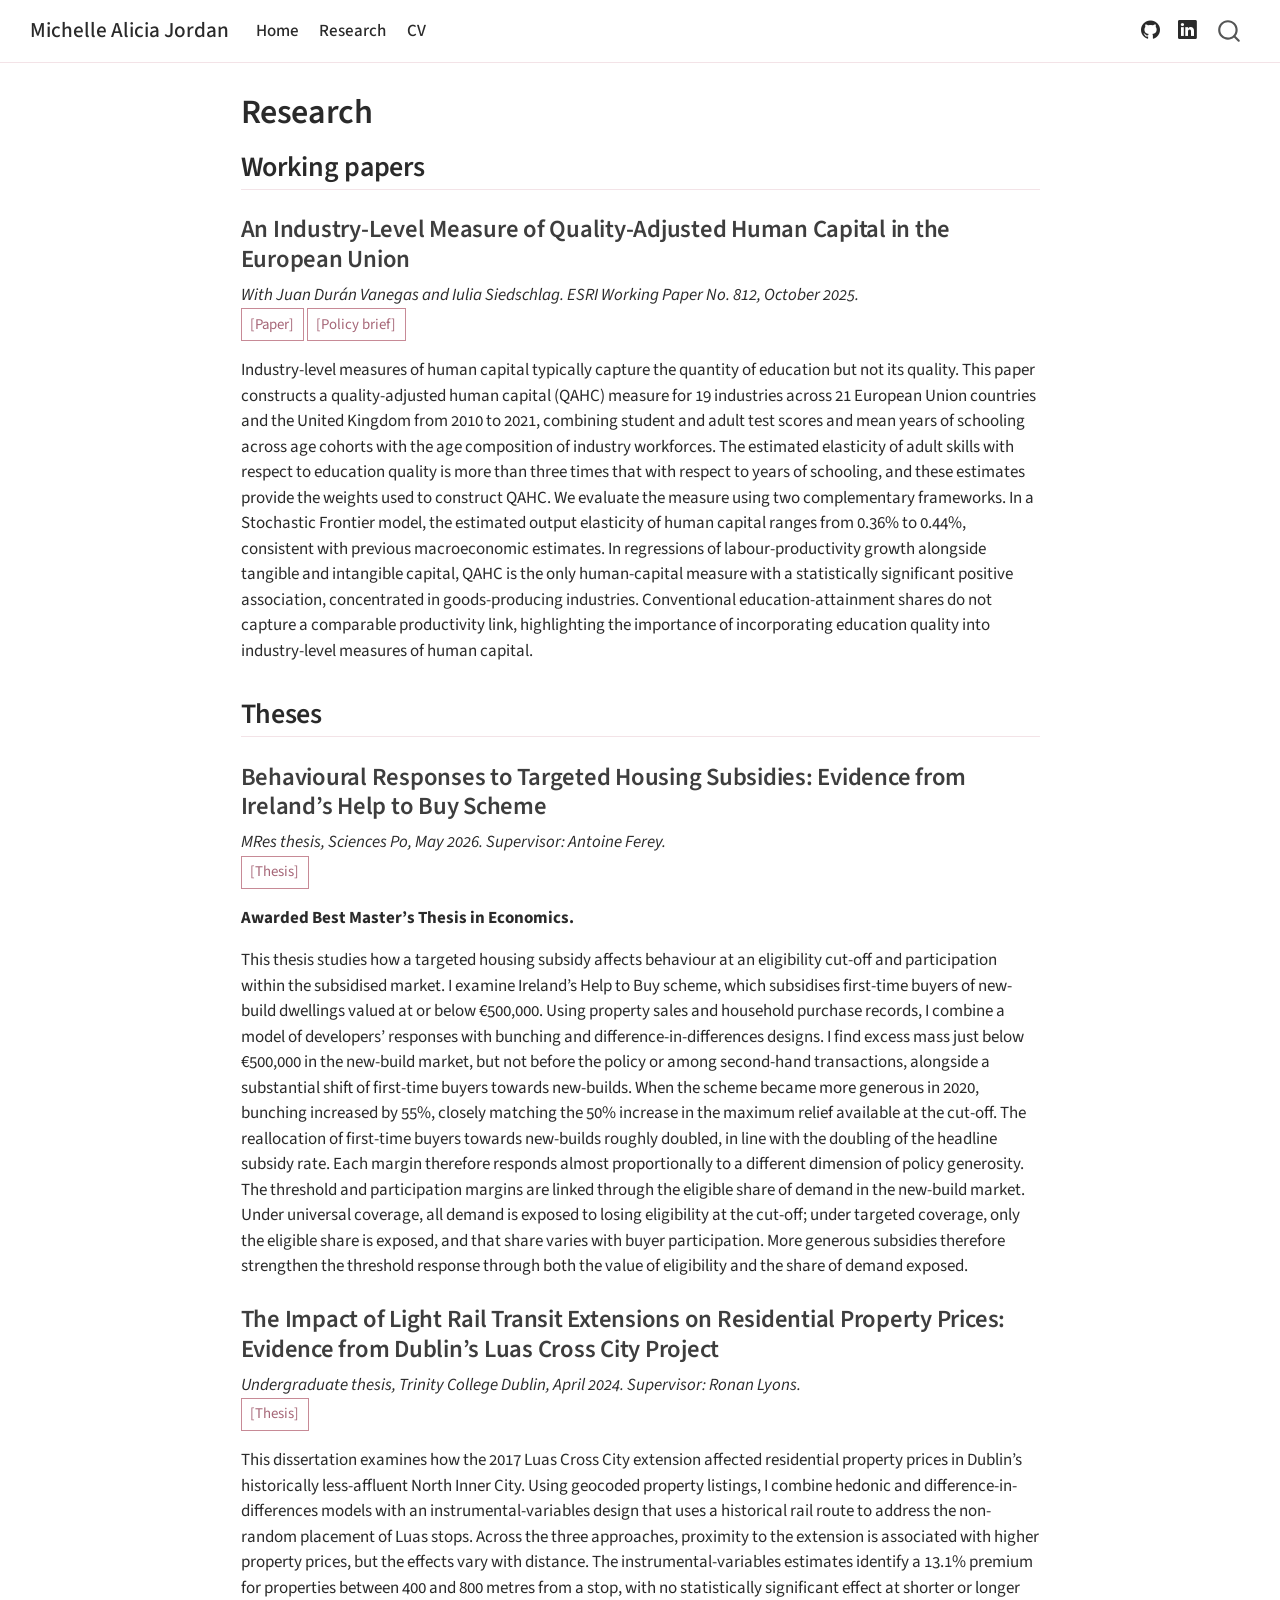
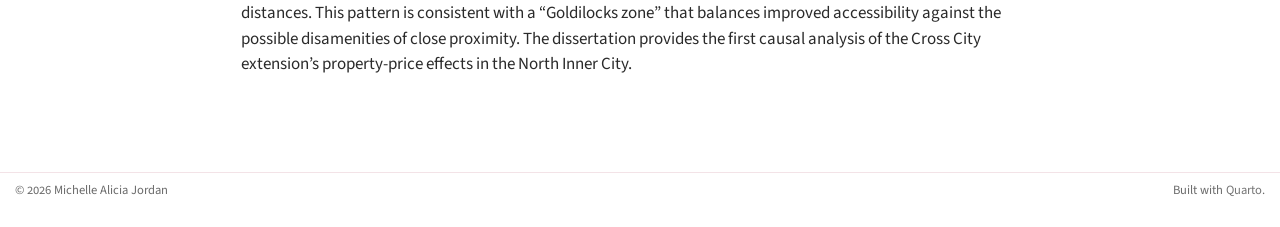
<file: docs/research.html>
<!DOCTYPE html>
<html xmlns="http://www.w3.org/1999/xhtml" lang="en" xml:lang="en"><head>

<meta charset="utf-8">
<meta name="generator" content="quarto-1.9.37">

<meta name="viewport" content="width=device-width, initial-scale=1.0, user-scalable=yes">


<title>Research – Michelle Alicia Jordan</title>
<style>
/* Default styles provided by pandoc.
** See https://pandoc.org/MANUAL.html#variables-for-html for config info.
*/
code{white-space: pre-wrap;}
span.smallcaps{font-variant: small-caps;}
div.columns{display: flex; gap: min(4vw, 1.5em);}
div.column{flex: auto; overflow-x: auto;}
div.hanging-indent{margin-left: 1.5em; text-indent: -1.5em;}
ul.task-list{list-style: none;}
ul.task-list li input[type="checkbox"] {
  width: 0.8em;
  margin: 0 0.8em 0.2em -1em; /* quarto-specific, see https://github.com/quarto-dev/quarto-cli/issues/4556 */ 
  vertical-align: middle;
}
</style>


<script src="site_libs/quarto-nav/quarto-nav.js"></script>
<script src="site_libs/quarto-nav/headroom.min.js"></script>
<script src="site_libs/clipboard/clipboard.min.js"></script>
<script src="site_libs/quarto-search/autocomplete.umd.js"></script>
<script src="site_libs/quarto-search/fuse.min.js"></script>
<script src="site_libs/quarto-search/quarto-search.js"></script>
<meta name="quarto:offset" content="./">
<link href="./favicon.svg" rel="icon" type="image/svg+xml">
<script src="site_libs/quarto-html/quarto.js" type="module"></script>
<script src="site_libs/quarto-html/tabsets/tabsets.js" type="module"></script>
<script src="site_libs/quarto-html/popper.min.js"></script>
<script src="site_libs/quarto-html/tippy.umd.min.js"></script>
<link href="site_libs/quarto-html/tippy.css" rel="stylesheet">
<link href="site_libs/quarto-html/quarto-syntax-highlighting-7f8f88aac4f3542376d5c11b86a4c14d.css" rel="stylesheet" id="quarto-text-highlighting-styles">
<script src="site_libs/bootstrap/bootstrap.min.js"></script>
<link href="site_libs/bootstrap/bootstrap-icons.css" rel="stylesheet">
<link href="site_libs/bootstrap/bootstrap-158031087360bce0ff56dc785ce39e06.min.css" rel="stylesheet" append-hash="true" id="quarto-bootstrap" data-mode="light">
<script id="quarto-search-options" type="application/json">{
  "location": "navbar",
  "copy-button": false,
  "collapse-after": 3,
  "panel-placement": "end",
  "type": "overlay",
  "limit": 50,
  "keyboard-shortcut": [
    "f",
    "/",
    "s"
  ],
  "show-item-context": false,
  "language": {
    "search-no-results-text": "No results",
    "search-matching-documents-text": "matching documents",
    "search-copy-link-title": "Copy link to search",
    "search-hide-matches-text": "Hide additional matches",
    "search-more-match-text": "more match in this document",
    "search-more-matches-text": "more matches in this document",
    "search-clear-button-title": "Clear",
    "search-text-placeholder": "",
    "search-detached-cancel-button-title": "Cancel",
    "search-submit-button-title": "Submit",
    "search-label": "Search"
  }
}</script>
<link rel="icon" type="image/svg+xml" href="./favicon.svg">
<link rel="icon" type="image/png" sizes="72x72" href="./favicon.png">
<link rel="shortcut icon" href="./favicon.png">
<link rel="apple-touch-icon" href="./favicon.png">


<link rel="stylesheet" href="styles.css">
</head>

<body class="nav-fixed fullcontent quarto-light">

<div id="quarto-search-results"></div>
  <header id="quarto-header" class="headroom fixed-top">
    <nav class="navbar navbar-expand-lg " data-bs-theme="dark">
      <div class="navbar-container container-fluid">
      <div class="navbar-brand-container mx-auto">
    <a class="navbar-brand" href="./index.html">
    <span class="navbar-title">Michelle Alicia Jordan</span>
    </a>
  </div>
            <div id="quarto-search" class="" title="Search"></div>
          <button class="navbar-toggler" type="button" data-bs-toggle="collapse" data-bs-target="#navbarCollapse" aria-controls="navbarCollapse" role="menu" aria-expanded="false" aria-label="Toggle navigation" onclick="if (window.quartoToggleHeadroom) { window.quartoToggleHeadroom(); }">
  <span class="navbar-toggler-icon"></span>
</button>
          <div class="collapse navbar-collapse" id="navbarCollapse">
            <ul class="navbar-nav navbar-nav-scroll me-auto">
  <li class="nav-item">
    <a class="nav-link" href="./index.html"> 
<span class="menu-text">Home</span></a>
  </li>  
  <li class="nav-item">
    <a class="nav-link active" href="./research.html" aria-current="page"> 
<span class="menu-text">Research</span></a>
  </li>  
  <li class="nav-item">
    <a class="nav-link" href="./cv.html"> 
<span class="menu-text">CV</span></a>
  </li>  
</ul>
            <ul class="navbar-nav navbar-nav-scroll ms-auto">
  <li class="nav-item compact">
    <a class="nav-link" href="https://github.com/michellejord"> <i class="bi bi-github" role="img" aria-label="GitHub">
</i> 
<span class="menu-text"></span></a>
  </li>  
  <li class="nav-item compact">
    <a class="nav-link" href="https://www.linkedin.com/in/michellealiciajordan"> <i class="bi bi-linkedin" role="img" aria-label="LinkedIn">
</i> 
<span class="menu-text"></span></a>
  </li>  
</ul>
          </div> <!-- /navcollapse -->
            <div class="quarto-navbar-tools">
</div>
      </div> <!-- /container-fluid -->
    </nav>
</header>
<!-- content -->
<div id="quarto-content" class="quarto-container page-columns page-rows-contents page-layout-article page-navbar">
<!-- sidebar -->
<!-- margin-sidebar -->
    
<!-- main -->
<main class="content" id="quarto-document-content">

<header id="title-block-header" class="quarto-title-block default">
<div class="quarto-title">
<h1 class="title">Research</h1>
</div>



<div class="quarto-title-meta">

    
  
    
  </div>
  


</header>


<section id="working-papers" class="level2">
<h2 data-anchor-id="working-papers">Working papers</h2>
<section id="an-industry-level-measure-of-quality-adjusted-human-capital-in-the-european-union" class="level3">
<h3 data-anchor-id="an-industry-level-measure-of-quality-adjusted-human-capital-in-the-european-union">An Industry-Level Measure of Quality-Adjusted Human Capital in the European Union</h3>
<p><em>With Juan Durán Vanegas and Iulia Siedschlag. ESRI Working Paper No.&nbsp;812, October 2025.</em><br>
<a href="files/Duran-Jordan-Siedschlag_2025_QAHC-EU_paper.pdf" class="btn btn-sm btn-outline-secondary">[Paper]</a> <a href="files/Duran-Jordan-Siedschlag_2025_QAHC-EU_brief.pdf" class="btn btn-sm btn-outline-secondary">[Policy brief]</a></p>
<p>Industry-level measures of human capital typically capture the quantity of education but not its quality. This paper constructs a quality-adjusted human capital (QAHC) measure for 19 industries across 21 European Union countries and the United Kingdom from 2010 to 2021, combining student and adult test scores and mean years of schooling across age cohorts with the age composition of industry workforces. The estimated elasticity of adult skills with respect to education quality is more than three times that with respect to years of schooling, and these estimates provide the weights used to construct QAHC. We evaluate the measure using two complementary frameworks. In a Stochastic Frontier model, the estimated output elasticity of human capital ranges from 0.36% to 0.44%, consistent with previous macroeconomic estimates. In regressions of labour-productivity growth alongside tangible and intangible capital, QAHC is the only human-capital measure with a statistically significant positive association, concentrated in goods-producing industries. Conventional education-attainment shares do not capture a comparable productivity link, highlighting the importance of incorporating education quality into industry-level measures of human capital.</p>
</section>
</section>
<section id="theses" class="level2">
<h2 data-anchor-id="theses">Theses</h2>
<section id="behavioural-responses-to-targeted-housing-subsidies-evidence-from-irelands-help-to-buy-scheme" class="level3">
<h3 data-anchor-id="behavioural-responses-to-targeted-housing-subsidies-evidence-from-irelands-help-to-buy-scheme">Behavioural Responses to Targeted Housing Subsidies: Evidence from Ireland’s Help to Buy Scheme</h3>
<p><em>MRes thesis, Sciences Po, May 2026. Supervisor: Antoine Ferey.</em><br>
<a href="files/Jordan_2026_HTB-Ireland_MRes-thesis.pdf" class="btn btn-sm btn-outline-secondary">[Thesis]</a></p>
<p><strong>Awarded Best Master’s Thesis in Economics.</strong></p>
<p>This thesis studies how a targeted housing subsidy affects behaviour at an eligibility cut-off and participation within the subsidised market. I examine Ireland’s Help to Buy scheme, which subsidises first-time buyers of new-build dwellings valued at or below €500,000. Using property sales and household purchase records, I combine a model of developers’ responses with bunching and difference-in-differences designs. I find excess mass just below €500,000 in the new-build market, but not before the policy or among second-hand transactions, alongside a substantial shift of first-time buyers towards new-builds. When the scheme became more generous in 2020, bunching increased by 55%, closely matching the 50% increase in the maximum relief available at the cut-off. The reallocation of first-time buyers towards new-builds roughly doubled, in line with the doubling of the headline subsidy rate. Each margin therefore responds almost proportionally to a different dimension of policy generosity. The threshold and participation margins are linked through the eligible share of demand in the new-build market. Under universal coverage, all demand is exposed to losing eligibility at the cut-off; under targeted coverage, only the eligible share is exposed, and that share varies with buyer participation. More generous subsidies therefore strengthen the threshold response through both the value of eligibility and the share of demand exposed.</p>
</section>
<section id="the-impact-of-light-rail-transit-extensions-on-residential-property-prices-evidence-from-dublins-luas-cross-city-project" class="level3">
<h3 data-anchor-id="the-impact-of-light-rail-transit-extensions-on-residential-property-prices-evidence-from-dublins-luas-cross-city-project">The Impact of Light Rail Transit Extensions on Residential Property Prices: Evidence from Dublin’s Luas Cross City Project</h3>
<p><em>Undergraduate thesis, Trinity College Dublin, April 2024. Supervisor: Ronan Lyons.</em><br>
<a href="files/Jordan_2024_Luas-LRT_thesis.pdf" class="btn btn-sm btn-outline-secondary">[Thesis]</a></p>
<p>This dissertation examines how the 2017 Luas Cross City extension affected residential property prices in Dublin’s historically less-affluent North Inner City. Using geocoded property listings, I combine hedonic and difference-in-differences models with an instrumental-variables design that uses a historical rail route to address the non-random placement of Luas stops. Across the three approaches, proximity to the extension is associated with higher property prices, but the effects vary with distance. The instrumental-variables estimates identify a 13.1% premium for properties between 400 and 800 metres from a stop, with no statistically significant effect at shorter or longer distances. This pattern is consistent with a “Goldilocks zone” that balances improved accessibility against the possible disamenities of close proximity. The dissertation provides the first causal analysis of the Cross City extension’s property-price effects in the North Inner City.</p>


</section>
</section>

</main> <!-- /main -->
<script id="quarto-html-after-body" type="application/javascript">
  window.document.addEventListener("DOMContentLoaded", function (event) {
    const isCodeAnnotation = (el) => {
      for (const clz of el.classList) {
        if (clz.startsWith('code-annotation-')) {                     
          return true;
        }
      }
      return false;
    }
    const onCopySuccess = function(e) {
      // button target
      const button = e.trigger;
      // don't keep focus
      button.blur();
      // flash "checked"
      button.classList.add('code-copy-button-checked');
      var currentTitle = button.getAttribute("title");
      button.setAttribute("title", "Copied!");
      let tooltip;
      if (window.bootstrap) {
        button.setAttribute("data-bs-toggle", "tooltip");
        button.setAttribute("data-bs-placement", "left");
        button.setAttribute("data-bs-title", "Copied!");
        tooltip = new bootstrap.Tooltip(button, 
          { trigger: "manual", 
            customClass: "code-copy-button-tooltip",
            offset: [0, -8]});
        tooltip.show();    
      }
      setTimeout(function() {
        if (tooltip) {
          tooltip.hide();
          button.removeAttribute("data-bs-title");
          button.removeAttribute("data-bs-toggle");
          button.removeAttribute("data-bs-placement");
        }
        button.setAttribute("title", currentTitle);
        button.classList.remove('code-copy-button-checked');
      }, 1000);
      // clear code selection
      e.clearSelection();
    }
    const getTextToCopy = function(trigger) {
      const outerScaffold = trigger.parentElement.cloneNode(true);
      const codeEl = outerScaffold.querySelector('code');
      for (const childEl of codeEl.children) {
        if (isCodeAnnotation(childEl)) {
          childEl.remove();
        }
      }
      return codeEl.innerText;
    }
    const clipboard = new window.ClipboardJS('.code-copy-button:not([data-in-quarto-modal])', {
      text: getTextToCopy
    });
    clipboard.on('success', onCopySuccess);
    if (window.document.getElementById('quarto-embedded-source-code-modal')) {
      const clipboardModal = new window.ClipboardJS('.code-copy-button[data-in-quarto-modal]', {
        text: getTextToCopy,
        container: window.document.getElementById('quarto-embedded-source-code-modal')
      });
      clipboardModal.on('success', onCopySuccess);
    }
      var localhostRegex = new RegExp(/^(?:http|https):\/\/localhost\:?[0-9]*\//);
      var mailtoRegex = new RegExp(/^mailto:/);
        var filterRegex = new RegExp("https:\/\/michellejord\.github\.io");
      var isInternal = (href) => {
          return filterRegex.test(href) || localhostRegex.test(href) || mailtoRegex.test(href);
      }
      // Inspect non-navigation links and adorn them if external
     var links = window.document.querySelectorAll('a[href]:not(.nav-link):not(.navbar-brand):not(.toc-action):not(.sidebar-link):not(.sidebar-item-toggle):not(.pagination-link):not(.no-external):not([aria-hidden]):not(.dropdown-item):not(.quarto-navigation-tool):not(.about-link)');
      for (var i=0; i<links.length; i++) {
        const link = links[i];
        if (!isInternal(link.href)) {
          // undo the damage that might have been done by quarto-nav.js in the case of
          // links that we want to consider external
          if (link.dataset.originalHref !== undefined) {
            link.href = link.dataset.originalHref;
          }
            // target, if specified
            link.setAttribute("target", "_blank");
            if (link.getAttribute("rel") === null) {
              link.setAttribute("rel", "noopener");
            }
        }
      }
    function tippyHover(el, contentFn, onTriggerFn, onUntriggerFn) {
      const config = {
        allowHTML: true,
        maxWidth: 500,
        delay: 100,
        arrow: false,
        appendTo: function(el) {
            return el.parentElement;
        },
        interactive: true,
        interactiveBorder: 10,
        theme: 'quarto',
        placement: 'bottom-start',
      };
      if (contentFn) {
        config.content = contentFn;
      }
      if (onTriggerFn) {
        config.onTrigger = onTriggerFn;
      }
      if (onUntriggerFn) {
        config.onUntrigger = onUntriggerFn;
      }
      window.tippy(el, config); 
    }
    const noterefs = window.document.querySelectorAll('a[role="doc-noteref"]');
    for (var i=0; i<noterefs.length; i++) {
      const ref = noterefs[i];
      tippyHover(ref, function() {
        // use id or data attribute instead here
        let href = ref.getAttribute('data-footnote-href') || ref.getAttribute('href');
        try { href = new URL(href).hash; } catch {}
        const id = href.replace(/^#\/?/, "");
        const note = window.document.getElementById(id);
        if (note) {
          return note.innerHTML;
        } else {
          return "";
        }
      });
    }
    const xrefs = window.document.querySelectorAll('a.quarto-xref');
    const processXRef = (id, note) => {
      // Strip column container classes
      const stripColumnClz = (el) => {
        el.classList.remove("page-full", "page-columns");
        if (el.children) {
          for (const child of el.children) {
            stripColumnClz(child);
          }
        }
      }
      stripColumnClz(note)
      if (id === null || id.startsWith('sec-')) {
        // Special case sections, only their first couple elements
        const container = document.createElement("div");
        if (note.children && note.children.length > 2) {
          container.appendChild(note.children[0].cloneNode(true));
          for (let i = 1; i < note.children.length; i++) {
            const child = note.children[i];
            if (child.tagName === "P" && child.innerText === "") {
              continue;
            } else {
              container.appendChild(child.cloneNode(true));
              break;
            }
          }
          if (window.Quarto?.typesetMath) {
            window.Quarto.typesetMath(container);
          }
          return container.innerHTML
        } else {
          if (window.Quarto?.typesetMath) {
            window.Quarto.typesetMath(note);
          }
          return note.innerHTML;
        }
      } else {
        // Remove any anchor links if they are present
        const anchorLink = note.querySelector('a.anchorjs-link');
        if (anchorLink) {
          anchorLink.remove();
        }
        if (window.Quarto?.typesetMath) {
          window.Quarto.typesetMath(note);
        }
        if (note.classList.contains("callout")) {
          return note.outerHTML;
        } else {
          return note.innerHTML;
        }
      }
    }
    for (var i=0; i<xrefs.length; i++) {
      const xref = xrefs[i];
      tippyHover(xref, undefined, function(instance) {
        instance.disable();
        let url = xref.getAttribute('href');
        let hash = undefined; 
        if (url.startsWith('#')) {
          hash = url;
        } else {
          try { hash = new URL(url).hash; } catch {}
        }
        if (hash) {
          const id = hash.replace(/^#\/?/, "");
          const note = window.document.getElementById(id);
          if (note !== null) {
            try {
              const html = processXRef(id, note.cloneNode(true));
              instance.setContent(html);
            } finally {
              instance.enable();
              instance.show();
            }
          } else {
            // See if we can fetch this
            fetch(url.split('#')[0])
            .then(res => res.text())
            .then(html => {
              const parser = new DOMParser();
              const htmlDoc = parser.parseFromString(html, "text/html");
              const note = htmlDoc.getElementById(id);
              if (note !== null) {
                const html = processXRef(id, note);
                instance.setContent(html);
              } 
            }).finally(() => {
              instance.enable();
              instance.show();
            });
          }
        } else {
          // See if we can fetch a full url (with no hash to target)
          // This is a special case and we should probably do some content thinning / targeting
          fetch(url)
          .then(res => res.text())
          .then(html => {
            const parser = new DOMParser();
            const htmlDoc = parser.parseFromString(html, "text/html");
            const note = htmlDoc.querySelector('main.content');
            if (note !== null) {
              // This should only happen for chapter cross references
              // (since there is no id in the URL)
              // remove the first header
              if (note.children.length > 0 && note.children[0].tagName === "HEADER") {
                note.children[0].remove();
              }
              const html = processXRef(null, note);
              instance.setContent(html);
            } 
          }).finally(() => {
            instance.enable();
            instance.show();
          });
        }
      }, function(instance) {
      });
    }
        let selectedAnnoteEl;
        const selectorForAnnotation = ( cell, annotation) => {
          let cellAttr = 'data-code-cell="' + cell + '"';
          let lineAttr = 'data-code-annotation="' +  annotation + '"';
          const selector = 'span[' + cellAttr + '][' + lineAttr + ']';
          return selector;
        }
        const selectCodeLines = (annoteEl) => {
          const doc = window.document;
          const targetCell = annoteEl.getAttribute("data-target-cell");
          const targetAnnotation = annoteEl.getAttribute("data-target-annotation");
          const annoteSpan = window.document.querySelector(selectorForAnnotation(targetCell, targetAnnotation));
          const lines = annoteSpan.getAttribute("data-code-lines").split(",");
          const lineIds = lines.map((line) => {
            return targetCell + "-" + line;
          })
          let top = null;
          let height = null;
          let parent = null;
          if (lineIds.length > 0) {
              //compute the position of the single el (top and bottom and make a div)
              const el = window.document.getElementById(lineIds[0]);
              top = el.offsetTop;
              height = el.offsetHeight;
              parent = el.parentElement.parentElement;
            if (lineIds.length > 1) {
              const lastEl = window.document.getElementById(lineIds[lineIds.length - 1]);
              const bottom = lastEl.offsetTop + lastEl.offsetHeight;
              height = bottom - top;
            }
            if (top !== null && height !== null && parent !== null) {
              // cook up a div (if necessary) and position it 
              let div = window.document.getElementById("code-annotation-line-highlight");
              if (div === null) {
                div = window.document.createElement("div");
                div.setAttribute("id", "code-annotation-line-highlight");
                div.style.position = 'absolute';
                parent.appendChild(div);
              }
              div.style.top = top - 2 + "px";
              div.style.height = height + 4 + "px";
              div.style.left = 0;
              let gutterDiv = window.document.getElementById("code-annotation-line-highlight-gutter");
              if (gutterDiv === null) {
                gutterDiv = window.document.createElement("div");
                gutterDiv.setAttribute("id", "code-annotation-line-highlight-gutter");
                gutterDiv.style.position = 'absolute';
                const codeCell = window.document.getElementById(targetCell);
                const gutter = codeCell.querySelector('.code-annotation-gutter');
                gutter.appendChild(gutterDiv);
              }
              gutterDiv.style.top = top - 2 + "px";
              gutterDiv.style.height = height + 4 + "px";
            }
            selectedAnnoteEl = annoteEl;
          }
        };
        const unselectCodeLines = () => {
          const elementsIds = ["code-annotation-line-highlight", "code-annotation-line-highlight-gutter"];
          elementsIds.forEach((elId) => {
            const div = window.document.getElementById(elId);
            if (div) {
              div.remove();
            }
          });
          selectedAnnoteEl = undefined;
        };
          // Handle positioning of the toggle
      window.addEventListener(
        "resize",
        throttle(() => {
          elRect = undefined;
          if (selectedAnnoteEl) {
            selectCodeLines(selectedAnnoteEl);
          }
        }, 10)
      );
      function throttle(fn, ms) {
      let throttle = false;
      let timer;
        return (...args) => {
          if(!throttle) { // first call gets through
              fn.apply(this, args);
              throttle = true;
          } else { // all the others get throttled
              if(timer) clearTimeout(timer); // cancel #2
              timer = setTimeout(() => {
                fn.apply(this, args);
                timer = throttle = false;
              }, ms);
          }
        };
      }
        // Attach click handler to the DT
        const annoteDls = window.document.querySelectorAll('dt[data-target-cell]');
        for (const annoteDlNode of annoteDls) {
          annoteDlNode.addEventListener('click', (event) => {
            const clickedEl = event.target;
            if (clickedEl !== selectedAnnoteEl) {
              unselectCodeLines();
              const activeEl = window.document.querySelector('dt[data-target-cell].code-annotation-active');
              if (activeEl) {
                activeEl.classList.remove('code-annotation-active');
              }
              selectCodeLines(clickedEl);
              clickedEl.classList.add('code-annotation-active');
            } else {
              // Unselect the line
              unselectCodeLines();
              clickedEl.classList.remove('code-annotation-active');
            }
          });
        }
    const findCites = (el) => {
      const parentEl = el.parentElement;
      if (parentEl) {
        const cites = parentEl.dataset.cites;
        if (cites) {
          return {
            el,
            cites: cites.split(' ')
          };
        } else {
          return findCites(el.parentElement)
        }
      } else {
        return undefined;
      }
    };
    var bibliorefs = window.document.querySelectorAll('a[role="doc-biblioref"]');
    for (var i=0; i<bibliorefs.length; i++) {
      const ref = bibliorefs[i];
      const citeInfo = findCites(ref);
      if (citeInfo) {
        tippyHover(citeInfo.el, function() {
          var popup = window.document.createElement('div');
          citeInfo.cites.forEach(function(cite) {
            var citeDiv = window.document.createElement('div');
            citeDiv.classList.add('hanging-indent');
            citeDiv.classList.add('csl-entry');
            var biblioDiv = window.document.getElementById('ref-' + cite);
            if (biblioDiv) {
              citeDiv.innerHTML = biblioDiv.innerHTML;
            }
            popup.appendChild(citeDiv);
          });
          return popup.innerHTML;
        });
      }
    }
  });
  </script>
</div> <!-- /content -->
<footer class="footer">
  <div class="nav-footer">
    <div class="nav-footer-left">
<p>© 2026 Michelle Alicia Jordan</p>
</div>   
    <div class="nav-footer-center">
      &nbsp;
    </div>
    <div class="nav-footer-right">
<p>Built with <a href="https://quarto.org">Quarto</a>.</p>
</div>
  </div>
</footer>




</body></html>
</file>
<file: docs/site_libs/quarto-html/tippy.css>
.tippy-box[data-animation=fade][data-state=hidden]{opacity:0}[data-tippy-root]{max-width:calc(100vw - 10px)}.tippy-box{position:relative;background-color:#333;color:#fff;border-radius:4px;font-size:14px;line-height:1.4;white-space:normal;outline:0;transition-property:transform,visibility,opacity}.tippy-box[data-placement^=top]>.tippy-arrow{bottom:0}.tippy-box[data-placement^=top]>.tippy-arrow:before{bottom:-7px;left:0;border-width:8px 8px 0;border-top-color:initial;transform-origin:center top}.tippy-box[data-placement^=bottom]>.tippy-arrow{top:0}.tippy-box[data-placement^=bottom]>.tippy-arrow:before{top:-7px;left:0;border-width:0 8px 8px;border-bottom-color:initial;transform-origin:center bottom}.tippy-box[data-placement^=left]>.tippy-arrow{right:0}.tippy-box[data-placement^=left]>.tippy-arrow:before{border-width:8px 0 8px 8px;border-left-color:initial;right:-7px;transform-origin:center left}.tippy-box[data-placement^=right]>.tippy-arrow{left:0}.tippy-box[data-placement^=right]>.tippy-arrow:before{left:-7px;border-width:8px 8px 8px 0;border-right-color:initial;transform-origin:center right}.tippy-box[data-inertia][data-state=visible]{transition-timing-function:cubic-bezier(.54,1.5,.38,1.11)}.tippy-arrow{width:16px;height:16px;color:#333}.tippy-arrow:before{content:"";position:absolute;border-color:transparent;border-style:solid}.tippy-content{position:relative;padding:5px 9px;z-index:1}
</file>
<file: docs/site_libs/quarto-html/quarto-syntax-highlighting-7f8f88aac4f3542376d5c11b86a4c14d.css>
/* quarto syntax highlight colors */
:root {
  --quarto-hl-ot-color: #003B4F;
  --quarto-hl-at-color: #657422;
  --quarto-hl-ss-color: #20794D;
  --quarto-hl-an-color: #5E5E5E;
  --quarto-hl-fu-color: #4758AB;
  --quarto-hl-st-color: #20794D;
  --quarto-hl-cf-color: #003B4F;
  --quarto-hl-op-color: #5E5E5E;
  --quarto-hl-er-color: #AD0000;
  --quarto-hl-bn-color: #AD0000;
  --quarto-hl-al-color: #AD0000;
  --quarto-hl-va-color: #111111;
  --quarto-hl-bu-color: inherit;
  --quarto-hl-ex-color: inherit;
  --quarto-hl-pp-color: #AD0000;
  --quarto-hl-in-color: #5E5E5E;
  --quarto-hl-vs-color: #20794D;
  --quarto-hl-wa-color: #5E5E5E;
  --quarto-hl-do-color: #5E5E5E;
  --quarto-hl-im-color: #00769E;
  --quarto-hl-ch-color: #20794D;
  --quarto-hl-dt-color: #AD0000;
  --quarto-hl-fl-color: #AD0000;
  --quarto-hl-co-color: #5E5E5E;
  --quarto-hl-cv-color: #5E5E5E;
  --quarto-hl-cn-color: #8f5902;
  --quarto-hl-sc-color: #5E5E5E;
  --quarto-hl-dv-color: #AD0000;
  --quarto-hl-kw-color: #003B4F;
}

/* other quarto variables */
:root {
  --quarto-font-monospace: SFMono-Regular, Menlo, Monaco, Consolas, "Liberation Mono", "Courier New", monospace;
}

/* syntax highlight based on Pandoc's rules */
pre > code.sourceCode > span {
  color: #003B4F;
}

code.sourceCode > span {
  color: #003B4F;
}

div.sourceCode,
div.sourceCode pre.sourceCode {
  color: #003B4F;
}

/* Normal */
code span {
  color: #003B4F;
}

/* Alert */
code span.al {
  color: #AD0000;
  font-style: inherit;
}

/* Annotation */
code span.an {
  color: #5E5E5E;
  font-style: inherit;
}

/* Attribute */
code span.at {
  color: #657422;
  font-style: inherit;
}

/* BaseN */
code span.bn {
  color: #AD0000;
  font-style: inherit;
}

/* BuiltIn */
code span.bu {
  font-style: inherit;
}

/* ControlFlow */
code span.cf {
  color: #003B4F;
  font-weight: bold;
  font-style: inherit;
}

/* Char */
code span.ch {
  color: #20794D;
  font-style: inherit;
}

/* Constant */
code span.cn {
  color: #8f5902;
  font-style: inherit;
}

/* Comment */
code span.co {
  color: #5E5E5E;
  font-style: inherit;
}

/* CommentVar */
code span.cv {
  color: #5E5E5E;
  font-style: italic;
}

/* Documentation */
code span.do {
  color: #5E5E5E;
  font-style: italic;
}

/* DataType */
code span.dt {
  color: #AD0000;
  font-style: inherit;
}

/* DecVal */
code span.dv {
  color: #AD0000;
  font-style: inherit;
}

/* Error */
code span.er {
  color: #AD0000;
  font-style: inherit;
}

/* Extension */
code span.ex {
  font-style: inherit;
}

/* Float */
code span.fl {
  color: #AD0000;
  font-style: inherit;
}

/* Function */
code span.fu {
  color: #4758AB;
  font-style: inherit;
}

/* Import */
code span.im {
  color: #00769E;
  font-style: inherit;
}

/* Information */
code span.in {
  color: #5E5E5E;
  font-style: inherit;
}

/* Keyword */
code span.kw {
  color: #003B4F;
  font-weight: bold;
  font-style: inherit;
}

/* Operator */
code span.op {
  color: #5E5E5E;
  font-style: inherit;
}

/* Other */
code span.ot {
  color: #003B4F;
  font-style: inherit;
}

/* Preprocessor */
code span.pp {
  color: #AD0000;
  font-style: inherit;
}

/* SpecialChar */
code span.sc {
  color: #5E5E5E;
  font-style: inherit;
}

/* SpecialString */
code span.ss {
  color: #20794D;
  font-style: inherit;
}

/* String */
code span.st {
  color: #20794D;
  font-style: inherit;
}

/* Variable */
code span.va {
  color: #111111;
  font-style: inherit;
}

/* VerbatimString */
code span.vs {
  color: #20794D;
  font-style: inherit;
}

/* Warning */
code span.wa {
  color: #5E5E5E;
  font-style: italic;
}

.prevent-inlining {
  content: "</";
}

/*# sourceMappingURL=789ad8cd35626ba772517505b42a116e.css.map */
</file>
<file: docs/styles.css>
/* Muted pink accent palette */
:root {
  --mj-accent: #c78a96;
  --mj-accent-dark: #a66677;
  --mj-accent-soft: #f3e3e7;
  --mj-ink: #2a2a2a;
  --mj-muted: #6b6b6b;
}

body {
  color: var(--mj-ink);
  font-feature-settings: "kern", "liga", "onum";
}

/* Links */
a {
  color: var(--mj-accent-dark);
  text-decoration: none;
}
a:hover {
  color: var(--mj-accent);
  text-decoration: underline;
  text-decoration-thickness: 1px;
  text-underline-offset: 3px;
}

/* Navbar */
.navbar {
  background-color: #ffffff !important;
  border-bottom: 1px solid var(--mj-accent-soft);
}
.navbar .navbar-brand,
.navbar .nav-link {
  color: var(--mj-ink) !important;
  font-weight: 500;
}
.navbar .nav-link:hover {
  color: var(--mj-accent-dark) !important;
}

/* Headings — tighter letter-spacing for academic feel */
h1, h2, h3 {
  letter-spacing: -0.01em;
  color: var(--mj-ink);
}
h2 {
  border-bottom: 1px solid var(--mj-accent-soft);
  padding-bottom: 0.25rem;
  margin-top: 2rem;
}
h3 {
  margin-top: 1.5rem;
}

/* Content width */
main.content {
  max-width: 820px;
}

/* About-page "trestles" tweaks */
.about-entity .about-links .about-link {
  color: var(--mj-ink);
  border: 1px solid var(--mj-accent-soft);
  border-radius: 4px;
  padding: 0.35rem 0.75rem;
  transition: background-color 0.15s ease;
}
.about-entity .about-links .about-link:hover {
  background-color: var(--mj-accent-soft);
  text-decoration: none;
}

/* Footer */
.nav-footer {
  border-top: 1px solid var(--mj-accent-soft);
  color: var(--mj-muted);
  font-size: 0.9rem;
}

/* Paper entries on research page */
hr {
  border: none;
  border-top: 1px solid var(--mj-accent-soft);
  margin: 2rem 0;
}

/* Small pill buttons for paper links */
.btn-outline-secondary {
  color: var(--mj-accent-dark);
  border-color: var(--mj-accent);
}
.btn-outline-secondary:hover {
  background-color: var(--mj-accent-soft);
  color: var(--mj-accent-dark);
  border-color: var(--mj-accent-dark);
}

/* ---- Home page: pink block behind the photo column only ---- */
/* Pseudo-element lives on .quarto-about-trestles:
     - right: 65%  → right edge lands at 35% of the trestles container,
                     which is exactly .about-entity's right edge (its flex-basis)
     - left: calc(50% - 50vw)  → left edge at the viewport's left edge
     - top/bottom: 0  → matches trestles height exactly (no extra scroll)  */
body:has(.quarto-about-trestles) {
  overflow-x: hidden;      /* clip the pink's overflow past the viewport edge */
}
.quarto-about-trestles {
  position: relative;
  isolation: isolate;      /* keeps z-index: -1 inside this stacking context */
  gap: 0;
  padding: 0;
}
.quarto-about-trestles::before {
  content: "";
  position: absolute;
  top: 0;
  bottom: 0;
  left: calc(50% - 50vw);
  right: 65%;
  background-color: var(--mj-accent-soft);
  z-index: -1;
  pointer-events: none;
}

/* Pin the photo column to exactly 35% so right: 65% above lines up */
.quarto-about-trestles .about-entity {
  flex: 0 0 35%;
  max-width: 35%;
  padding: 2rem 1.5rem;
  text-align: center;
}
.quarto-about-trestles .about-entity img.about-image {
  box-shadow: 0 4px 18px rgba(166, 102, 119, 0.18);
}
/* White chips on the pink background */
.quarto-about-trestles .about-entity .about-link {
  background-color: #ffffff;
  border-color: #ffffff;
}
.quarto-about-trestles .about-entity .about-link:hover {
  background-color: var(--mj-accent);
  border-color: var(--mj-accent);
  color: #ffffff;
}
/* Bio column needs a little left padding since the flex gap is 0 now */
.quarto-about-trestles .about-contents {
  padding-left: 2rem;
}

@media (max-width: 768px) {
  .quarto-about-trestles::before {
    display: none;
  }
  .quarto-about-trestles {
    gap: 1rem;
  }
  .quarto-about-trestles .about-entity {
    flex: none;
    max-width: none;
    background-color: var(--mj-accent-soft);
    padding: 2rem 1rem;
    border-radius: 10px;
    margin-bottom: 1.5rem;
  }
  .quarto-about-trestles .about-contents {
    padding-left: 0;
  }
}
</file>
